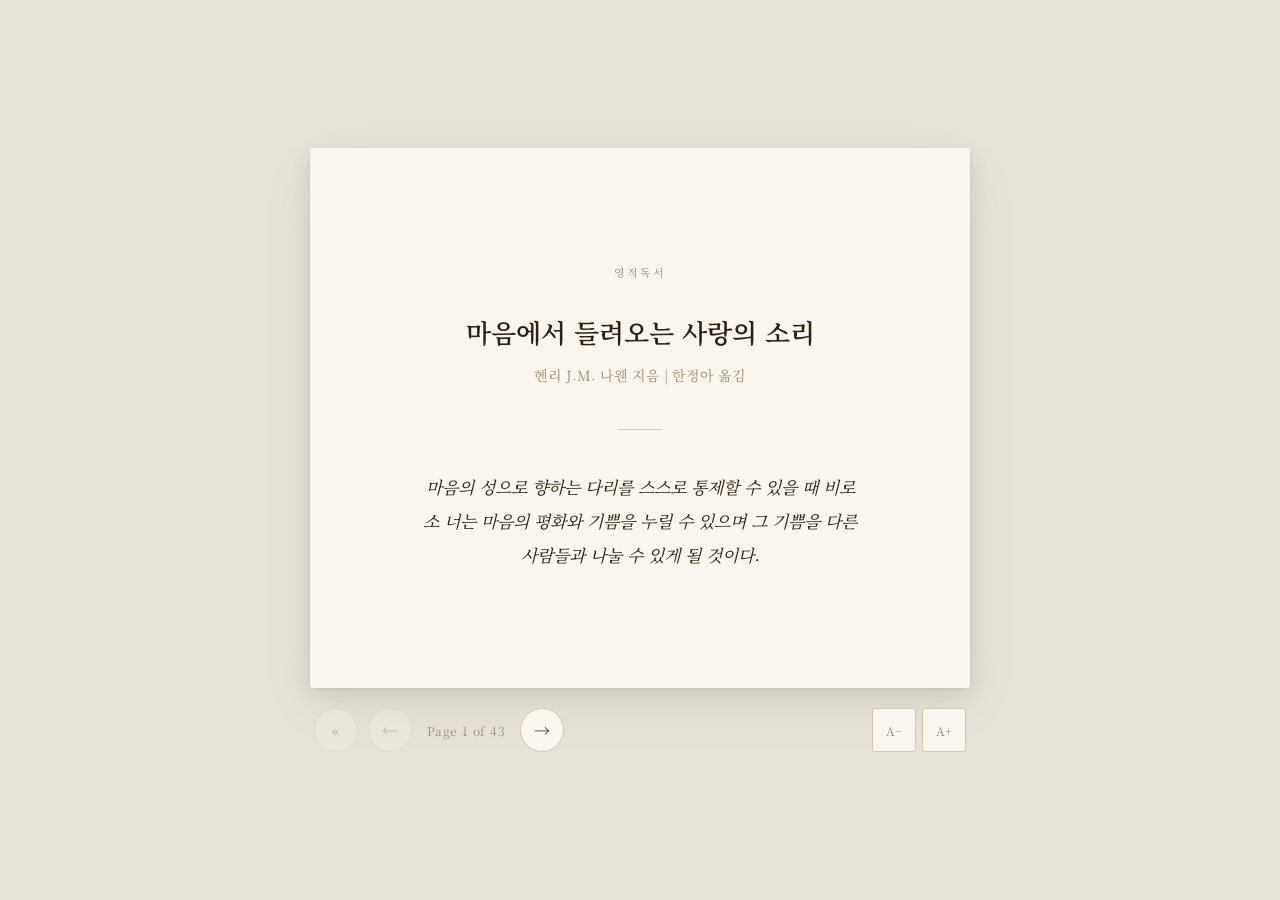
<file: index.html>
<!DOCTYPE html>
<html lang="ko">
<head>
  <meta charset="UTF-8">
  <meta name="viewport" content="width=device-width, initial-scale=1.0">
  <title>마음에서 들려오는 사랑의 소리</title>
  <link rel="preconnect" href="https://fonts.googleapis.com">
  <link rel="preconnect" href="https://fonts.gstatic.com" crossorigin>
  <link href="https://fonts.googleapis.com/css2?family=Noto+Serif+KR:wght@400;600&display=swap" rel="stylesheet">
  <link rel="stylesheet" href="styles.css">
</head>
<body>
  <div class="reader-wrapper">
    <div class="book-card" id="bookCard"></div>
    <div class="tts-controls" id="ttsControls" hidden>
      <button class="btn tts-btn" id="ttsPlayBtn" aria-label="음성으로 듣기" title="재생 / 일시정지">&#9654;</button>
      <button class="btn tts-btn" id="ttsStopBtn" aria-label="음성 정지" title="정지" disabled>&#9632;</button>
    </div>
    <div class="controls">
      <div class="nav-group">
        <button class="btn nav-btn first-btn" id="firstBtn" aria-label="처음으로" title="처음으로 (Home)">&#171;</button>
        <button class="btn nav-btn" id="prevBtn" aria-label="이전 페이지" title="이전 (←)">&#8592;</button>
        <span class="page-indicator" id="pageIndicator"></span>
        <button class="btn nav-btn" id="nextBtn" aria-label="다음 페이지" title="다음 (→)">&#8594;</button>
      </div>
      <div class="font-group">
        <button class="btn size-btn" id="decreaseFont" aria-label="글자 작게" title="글자 작게">A&#8722;</button>
        <button class="btn size-btn" id="increaseFont" aria-label="글자 크게" title="글자 크게">A+</button>
      </div>
    </div>
  </div>
  <audio id="ttsAudio" preload="auto"></audio>

  <script src="script.js"></script>
</body>
</html>
</file>
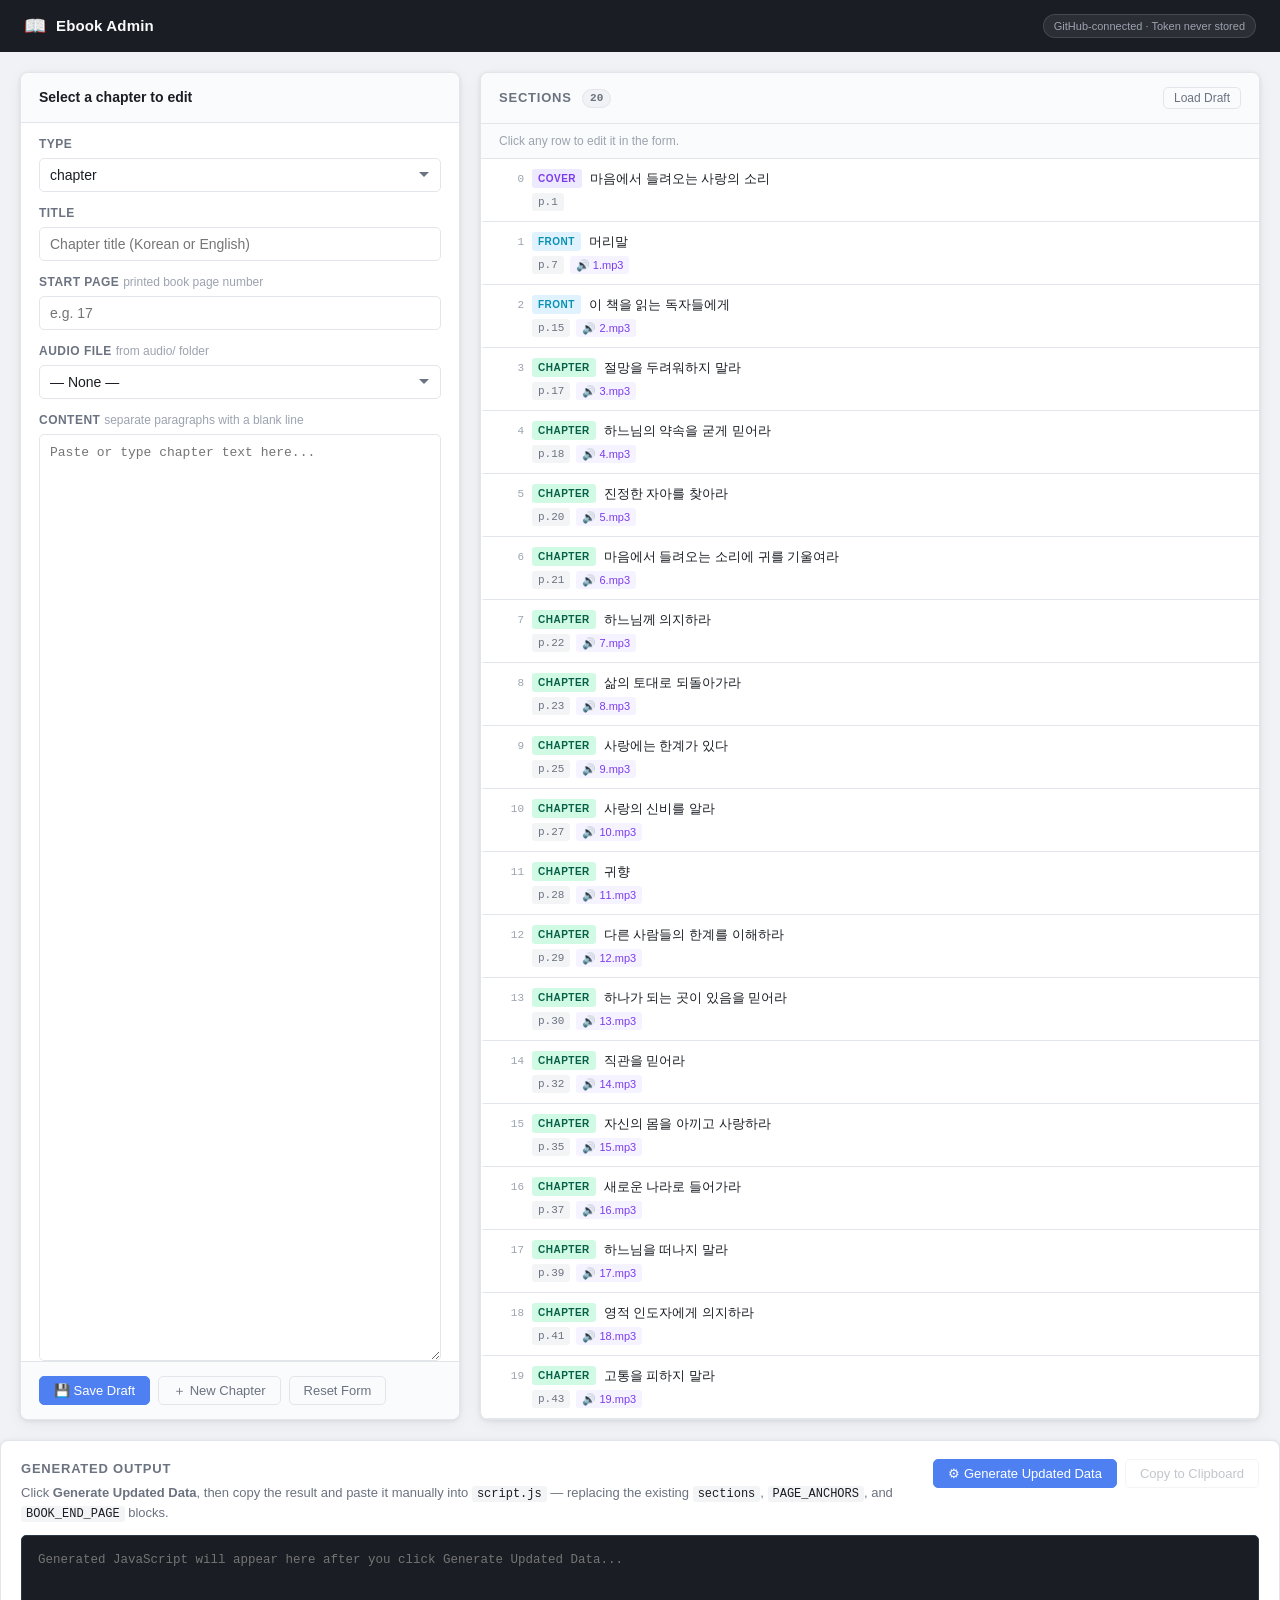
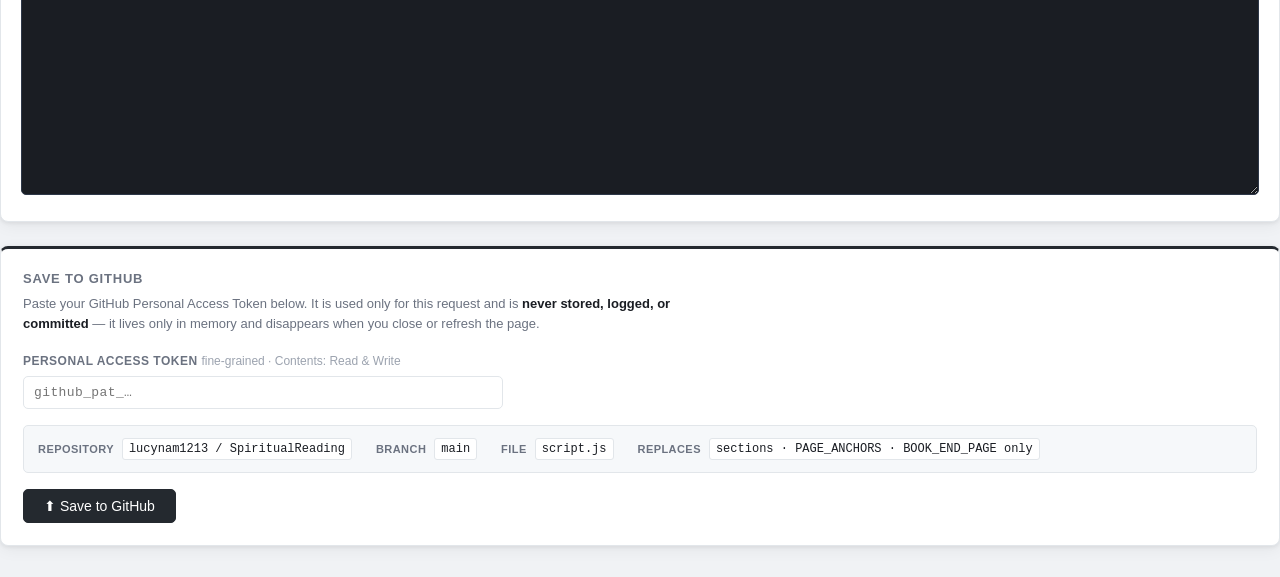
<file: admin.html>
<!DOCTYPE html>
<html lang="en">
<head>
  <meta charset="UTF-8">
  <meta name="viewport" content="width=device-width, initial-scale=1.0">
  <title>Ebook Admin</title>
  <link rel="stylesheet" href="admin.css">
</head>
<body>

  <header class="admin-header">
    <div class="header-left">
      <span class="header-icon">📖</span>
      <span class="header-title">Ebook Admin</span>
    </div>
    <div class="header-badge">GitHub-connected &middot; Token never stored</div>
  </header>

  <div class="admin-body">

    <!-- ── LEFT: Form ───────────────────────────────── -->
    <section class="panel form-panel">

      <div class="panel-header">
        <h2 id="formHeading">Select a chapter</h2>
        <span id="formStatus" class="status-tag" aria-live="polite"></span>
      </div>

      <div class="form-group">
        <label for="fType">Type</label>
        <select id="fType">
          <option value="cover">cover</option>
          <option value="front">front</option>
          <option value="chapter" selected>chapter</option>
        </select>
      </div>

      <div class="form-group">
        <label for="fTitle">Title</label>
        <input type="text" id="fTitle" placeholder="Chapter title (Korean or English)">
      </div>

      <div class="form-group">
        <label for="fStartPage">Start Page <span class="label-hint">printed book page number</span></label>
        <input type="number" id="fStartPage" min="1" placeholder="e.g. 17">
      </div>

      <div class="form-group">
        <label for="fAudio">Audio File <span class="label-hint">from audio/ folder</span></label>
        <select id="fAudio">
          <option value="">— None —</option>
        </select>
      </div>

      <div class="form-group content-group">
        <label for="fContent">Content <span class="label-hint">separate paragraphs with a blank line</span></label>
        <textarea id="fContent" rows="16" placeholder="Paste or type chapter text here..."></textarea>
      </div>

      <div class="form-actions">
        <button class="btn btn-primary" id="btnSaveDraft">💾 Save Draft</button>
        <button class="btn btn-ghost" id="btnAddNew">＋ New Chapter</button>
        <button class="btn btn-ghost" id="btnReset">Reset Form</button>
      </div>

      <div class="draft-info" id="draftInfo" hidden></div>

    </section>

    <!-- ── RIGHT: Chapter list ──────────────────────── -->
    <section class="panel list-panel">

      <div class="panel-header">
        <h2>Sections <span class="count-badge" id="chapterCount">0</span></h2>
        <button class="btn btn-sm" id="btnLoadDraft">Load Draft</button>
      </div>

      <div class="list-hint">Click any row to edit it in the form.</div>
      <div class="chapter-list" id="chapterList"></div>

    </section>

  </div><!-- /.admin-body -->

  <!-- ── OUTPUT ───────────────────────────────────────── -->
  <section class="output-section">

    <div class="output-header">
      <div class="output-header-left">
        <h2>Generated Output</h2>
        <p class="output-hint">
          Click <strong>Generate Updated Data</strong>, then copy the result and
          paste it manually into <code>script.js</code> — replacing the existing
          <code>sections</code>, <code>PAGE_ANCHORS</code>, and <code>BOOK_END_PAGE</code> blocks.
        </p>
      </div>
      <div class="output-actions">
        <button class="btn btn-primary" id="btnGenerate">⚙ Generate Updated Data</button>
        <button class="btn btn-ghost" id="btnCopy" disabled>Copy to Clipboard</button>
      </div>
    </div>

    <textarea id="outputArea" readonly spellcheck="false"
      placeholder="Generated JavaScript will appear here after you click Generate Updated Data..."></textarea>

  </section>

  <!-- ── GITHUB SAVE ──────────────────────────────────────── -->
  <section class="gh-section">

    <div class="gh-header">
      <div class="gh-header-left">
        <h2>Save to GitHub</h2>
        <p class="gh-hint">
          Paste your GitHub Personal Access Token below. It is used only for this
          request and is <strong>never stored, logged, or committed</strong> — it
          lives only in memory and disappears when you close or refresh the page.
        </p>
      </div>
    </div>

    <div class="gh-form">

      <div class="gh-field">
        <label for="ghToken">
          Personal Access Token
          <span class="label-hint">fine-grained · Contents: Read &amp; Write</span>
        </label>
        <input type="password" id="ghToken" placeholder="github_pat_…"
               autocomplete="off" spellcheck="false">
      </div>

      <div class="gh-meta">
        <div class="gh-meta-item">
          <span class="gh-meta-label">Repository</span>
          <code>lucynam1213 / SpiritualReading</code>
        </div>
        <div class="gh-meta-item">
          <span class="gh-meta-label">Branch</span>
          <code>main</code>
        </div>
        <div class="gh-meta-item">
          <span class="gh-meta-label">File</span>
          <code>script.js</code>
        </div>
        <div class="gh-meta-item">
          <span class="gh-meta-label">Replaces</span>
          <code>sections · PAGE_ANCHORS · BOOK_END_PAGE only</code>
        </div>
      </div>

      <div class="gh-actions">
        <button class="btn btn-github" id="btnSaveGitHub">
          ⬆ Save to GitHub
        </button>
      </div>

    </div>

    <div id="ghStatus" class="gh-status" hidden></div>

  </section>

  <!--
    Load ebook data from script.js (READ-ONLY).
    DOM errors caused by missing ebook elements are suppressed;
    the sections[], PAGE_ANCHORS, and BOOK_END_PAGE globals are
    all we need and are defined before any DOM code runs.
  -->
  <script>window.onerror = () => true;</script>
  <script src="script.js"></script>
  <script>window.onerror = null;</script>
  <script src="admin.js"></script>

</body>
</html>
</file>
<file: styles.css>
:root {
  --bg: #e8e3d8;
  --card-bg: #f9f6ef;
  --text: #2a1f10;
  --muted: #9e8c70;
  --accent: #6b4c2a;
  --border: #d4c8ae;
}

*, *::before, *::after {
  box-sizing: border-box;
  margin: 0;
  padding: 0;
}

body {
  background: var(--bg);
  min-height: 100vh;
  display: flex;
  align-items: center;
  justify-content: center;
  padding: 24px 16px;
  font-family: 'Noto Serif KR', 'Nanum Myeongjo', 'Batang', Georgia, serif;
}

.reader-wrapper {
  width: 100%;
  max-width: 660px;
  display: flex;
  flex-direction: column;
  gap: 20px;
}

/* ── TTS floating pill (fixed near the bottom of the viewport) ── */
.tts-controls {
  position: fixed;
  bottom: 24px;
  left: 50%;
  transform: translateX(-50%);
  display: flex;
  align-items: center;
  gap: 8px;
  padding: 6px;
  background: var(--card-bg);
  border: 1px solid var(--border);
  border-radius: 999px;          /* full pill */
  box-shadow:
    0 1px 2px  rgba(0,0,0,0.06),
    0 6px 18px rgba(0,0,0,0.14),
    0 16px 40px rgba(0,0,0,0.06);
  z-index: 50;
}

.tts-controls[hidden] { display: none; }

.tts-btn {
  width: 40px;
  height: 40px;
  min-width: 40px;
  min-height: 40px;
  padding: 0;
  border: none;                  /* pill carries the visible border */
  background: transparent;
  border-radius: 50%;
  font-size: 13px;
  color: var(--accent);
  display: flex;
  align-items: center;
  justify-content: center;
}

.tts-btn:hover:not(:disabled),
.tts-btn:active:not(:disabled),
.tts-btn.is-active {
  background: var(--accent);
  color: #fff;
}

.tts-btn:disabled {
  opacity: 0.32;
  cursor: default;
}

/* Per-chapter play button inside the TOC list */
.toc-tts-btn {
  position: relative;            /* anchor for spinner */
  width: 32px;
  height: 32px;
  border-radius: 50%;
  border: 1px solid var(--border);
  background: transparent;
  color: var(--accent);
  font-family: inherit;
  font-size: 10px;
  cursor: pointer;
  flex-shrink: 0;
  display: flex;
  align-items: center;
  justify-content: center;
  transition: background 0.15s, color 0.15s, border-color 0.15s;
}

.toc-tts-btn:hover,
.toc-tts-btn:active,
.toc-tts-btn.is-active {
  background: var(--accent);
  border-color: var(--accent);
  color: #fff;
}

/* Loading spinner (shown while an API audio is being generated) */
.tts-btn,
.toc-tts-btn { position: relative; }

.tts-btn.is-loading,
.toc-tts-btn.is-loading {
  pointer-events: none;
  color: transparent !important;
}

.tts-btn.is-loading::after,
.toc-tts-btn.is-loading::after {
  content: '';
  position: absolute;
  top: 50%;
  left: 50%;
  width: 14px;
  height: 14px;
  margin: -7px 0 0 -7px;
  border: 2px solid var(--border);
  border-top-color: var(--accent);
  border-radius: 50%;
  animation: tts-spin 0.8s linear infinite;
}

@keyframes tts-spin {
  to { transform: rotate(360deg); }
}

/* Hidden audio element should not affect layout */
#ttsAudio { display: none; }

/* Pulsing dot next to the chapter title that's currently being read */
.chapter-title.is-speaking::before {
  content: '◉';
  color: var(--accent);
  margin-right: 8px;
  font-size: 0.7em;
  animation: tts-pulse 1.4s ease-in-out infinite;
}

/* TOC entry highlight when its chapter is being read */
.toc-entry.is-speaking .toc-entry-title {
  color: var(--accent);
  font-weight: 600;
}

@keyframes tts-pulse {
  0%, 100% { opacity: 1; }
  50%      { opacity: 0.25; }
}

/* Fallback toast (e.g. when no Korean voice is installed) */
.tts-toast {
  position: fixed;
  bottom: 88px;
  left: 50%;
  transform: translateX(-50%);
  background: var(--text);
  color: var(--card-bg);
  padding: 10px 18px;
  border-radius: 4px;
  font-size: 14px;
  max-width: 88%;
  text-align: center;
  z-index: 100;
  box-shadow: 0 4px 14px rgba(0,0,0,0.2);
  animation: tts-toast-fade 3s ease-in-out forwards;
}

@keyframes tts-toast-fade {
  0%        { opacity: 0; transform: translate(-50%, 10px); }
  10%, 80%  { opacity: 1; transform: translate(-50%, 0); }
  100%      { opacity: 0; transform: translate(-50%, -10px); }
}

/* ── Book card ── */
.book-card {
  background: var(--card-bg);
  border-radius: 3px;
  box-shadow:
    0 1px 3px rgba(0,0,0,0.06),
    0 6px 20px rgba(0,0,0,0.09),
    0 20px 60px rgba(0,0,0,0.05);
  min-height: 540px;
  padding: 52px 56px;
  display: flex;
  flex-direction: column;
  transition: opacity 0.2s ease;
}

/* ── Cover page ── */
.book-card.cover {
  align-items: center;
  justify-content: center;
  text-align: center;
}

.cover-genre {
  font-size: 11px;
  letter-spacing: 0.18em;
  color: var(--muted);
  text-transform: uppercase;
  margin-bottom: 32px;
}

.cover-title {
  font-size: 26px;
  font-weight: 600;
  color: var(--text);
  line-height: 1.5;
  margin-bottom: 14px;
}

.cover-author {
  font-size: 14px;
  color: var(--muted);
  margin-bottom: 44px;
}

.cover-divider {
  width: 44px;
  height: 1px;
  background: var(--border);
  margin: 0 auto 40px;
}

.cover-quote {
  font-size: 16px;
  line-height: 2;
  color: var(--text);
  max-width: 440px;
  font-style: italic;
}

/* ── Table of Contents ── */
.toc-header {
  font-size: 16px;
  font-weight: 600;
  color: var(--muted);
  letter-spacing: 0.1em;
  text-align: center;
  padding-bottom: 20px;
  margin-bottom: 16px;
  border-bottom: 1px solid var(--border);
}

.toc-list {
  display: flex;
  flex-direction: column;
}

.toc-entry {
  display: flex;
  align-items: center;
  gap: 10px;
  padding: 9px 0;
  border-bottom: 1px solid transparent;
  cursor: pointer;
  min-height: 44px;
}

.toc-entry:not(:last-child) {
  border-bottom-color: var(--border);
}

.toc-entry:hover .toc-entry-title,
.toc-entry:active .toc-entry-title {
  color: var(--accent);
}

.toc-ch {
  font-size: 10px;
  letter-spacing: 0.08em;
  color: var(--muted);
  width: 40px;
  flex-shrink: 0;
  text-align: right;
}

.toc-entry-title {
  flex: 1;
  font-size: 14px;
  color: var(--text);
  line-height: 1.45;
  transition: color 0.12s;
}

.toc-entry-title.is-front {
  font-style: italic;
  color: var(--muted);
}

.toc-page-num {
  font-size: 12px;
  color: var(--muted);
  flex-shrink: 0;
  font-variant-numeric: tabular-nums;
}

.toc-separator {
  height: 1px;
  background: var(--border);
  margin: 6px 0;
}

/* ── Chapter first page ── */
.book-card.chapter-first .chapter-header {
  text-align: center;
  padding-bottom: 28px;
  margin-bottom: 36px;
  border-bottom: 1px solid var(--border);
}

.chapter-eyebrow {
  font-size: 10px;
  letter-spacing: 0.14em;
  color: var(--muted);
  text-transform: uppercase;
  margin-bottom: 10px;
}

.book-card.chapter-first .chapter-title {
  font-size: 20px;
  font-weight: 600;
  color: var(--text);
  line-height: 1.55;
}

/* ── Continuation page ── */
.book-card.chapter-cont .chapter-header {
  padding-bottom: 14px;
  margin-bottom: 28px;
  border-bottom: 1px solid var(--border);
  display: flex;
  justify-content: flex-end;
}

.book-card.chapter-cont .chapter-title {
  font-size: 11px;
  color: var(--muted);
  letter-spacing: 0.04em;
}

/* ── Page text ── */
.page-text {
  flex: 1;
  line-height: 1.97;
  color: var(--text);
  word-break: keep-all;
  overflow-wrap: break-word;
  /* Prevent text selection on swipe */
  -webkit-user-select: none;
  user-select: none;
}

.page-text p {
  margin-bottom: 1.1em;
}

.page-text p:last-child {
  margin-bottom: 0;
}

/* ── Controls ── */
.controls {
  display: flex;
  align-items: center;
  justify-content: space-between;
  padding: 0 4px;
}

.nav-group {
  display: flex;
  align-items: center;
  gap: 10px;
}

.font-group {
  display: flex;
  gap: 6px;
}

.btn {
  background: var(--card-bg);
  border: 1px solid var(--border);
  color: var(--text);
  cursor: pointer;
  font-family: inherit;
  transition: background 0.15s, border-color 0.15s, color 0.15s;
  /* Minimum tap target on all devices */
  min-height: 44px;
  min-width: 44px;
}

.nav-btn {
  width: 44px;
  height: 44px;
  border-radius: 50%;
  font-size: 16px;
  display: flex;
  align-items: center;
  justify-content: center;
}

.first-btn {
  font-size: 14px;
}

.nav-btn:hover:not(:disabled),
.nav-btn:active:not(:disabled) {
  background: var(--accent);
  border-color: var(--accent);
  color: #fff;
}

.nav-btn:disabled {
  opacity: 0.28;
  cursor: default;
}

.page-indicator {
  font-size: 12px;
  color: var(--muted);
  min-width: 88px;
  text-align: center;
  letter-spacing: 0.04em;
}

.size-btn {
  padding: 0 12px;
  height: 44px;
  border-radius: 3px;
  font-size: 12px;
  color: var(--muted);
  display: flex;
  align-items: center;
  justify-content: center;
}

.size-btn:hover,
.size-btn:active {
  background: var(--border);
  color: var(--text);
}

/* ═══════════════════════════════════════════════════════════
   MOBILE — full-width, true page experience
   ═══════════════════════════════════════════════════════════ */
@media (max-width: 600px) {

  /* Lock the viewport — no body scroll on reading pages */
  body {
    padding: 0;
    height: 100vh;
    height: 100dvh;       /* dynamic viewport (hides browser chrome) */
    overflow: hidden;
    align-items: stretch; /* reader-wrapper fills full width */
  }

  .reader-wrapper {
    max-width: 100%;
    height: 100%;
    gap: 0;
  }

  /* ── Book card: fills remaining height, scrolls internally when text overflows ── */
  .book-card {
    flex: 1;
    min-height: 0;                       /* allow flex to constrain height */
    border-radius: 0;
    box-shadow: none;
    padding: 32px 22px 20px;
    overflow-y: auto;                    /* enlarged text stays reachable */
    -webkit-overflow-scrolling: touch;   /* smooth momentum scroll on iOS */
    overscroll-behavior: contain;        /* don't chain scroll to body */
  }

  /* ── TOC: same scroll behavior, slightly more bottom padding ── */
  .book-card.toc {
    padding-bottom: 8px;
  }

  /* ── Cover: keep centered, no scroll needed ── */
  .book-card.cover {
    padding: 40px 24px;
    justify-content: center;
    overflow: hidden;
  }

  /* ── TTS pill on mobile: above the 60 px fixed page-nav, with
        larger buttons that meet the iOS 44 × 44 tap-target guideline. */
  .tts-controls {
    bottom: 76px;                /* 60 px page-nav + 16 px gap */
    padding: 8px;
    gap: 10px;
  }

  .tts-btn {
    width: 44px;
    height: 44px;
    min-width: 44px;
    min-height: 44px;
    font-size: 14px;
  }

  /* Reserve room at the bottom of reading pages so the floating pill
     never covers the last lines of text once the content scrolls. */
  .book-card.chapter-first,
  .book-card.chapter-cont {
    padding-bottom: 80px;
  }

  .toc-tts-btn {
    width: 30px;
    height: 30px;
  }

  .cover-genre {
    margin-bottom: 24px;
  }

  .cover-title {
    font-size: 22px;
  }

  .cover-author {
    font-size: 13px;
    margin-bottom: 32px;
  }

  .cover-divider {
    margin-bottom: 28px;
  }

  .cover-quote {
    font-size: 15px;
    max-width: 100%;
    line-height: 1.9;
  }

  /* ── Chapter first page ── */
  .book-card.chapter-first .chapter-header {
    padding-bottom: 20px;
    margin-bottom: 24px;
  }

  .book-card.chapter-first .chapter-title {
    font-size: 18px;
  }

  /* ── Chapter continuation ── */
  .book-card.chapter-cont .chapter-header {
    padding-bottom: 12px;
    margin-bottom: 20px;
  }

  /* ── TOC entries ── */
  .toc-header {
    font-size: 14px;
    padding-bottom: 16px;
    margin-bottom: 12px;
  }

  .toc-entry {
    padding: 10px 0;
    min-height: 48px;     /* generous touch target in list */
  }

  .toc-entry-title {
    font-size: 13px;
  }

  .toc-ch {
    width: 34px;
    font-size: 9px;
  }

  /* ── Controls bar: fixed-height strip at the bottom ── */
  .controls {
    flex-direction: row;  /* always stay in one row on mobile */
    flex-shrink: 0;
    height: 60px;
    padding: 0 16px;
    background: var(--card-bg);
    border-top: 1px solid var(--border);
    box-shadow: 0 -2px 8px rgba(0,0,0,0.05);
  }

  .nav-group {
    gap: 6px;
  }

  .page-indicator {
    min-width: 68px;
    font-size: 11px;
  }

  .nav-btn {
    width: 44px;
    height: 44px;
    font-size: 17px;
  }

  .size-btn {
    padding: 0 12px;
    font-size: 12px;
  }

  .font-group {
    gap: 4px;
  }
}
</file>
<file: admin.css>
/* ============================================================
   EBOOK ADMIN — admin.css
   Standalone admin styles. Does NOT affect index.html or styles.css.
   ============================================================ */

*, *::before, *::after { box-sizing: border-box; margin: 0; padding: 0; }

:root {
  --bg:           #f0f2f5;
  --surface:      #ffffff;
  --border:       #e2e6ea;
  --border-focus: #4f80f1;
  --text:         #1a1d23;
  --text-muted:   #6b7280;
  --text-hint:    #9ca3af;
  --primary:      #4f80f1;
  --primary-dark: #3a6ce0;
  --danger:       #ef4444;
  --success:      #16a34a;
  --tag-cover:    #7c3aed;
  --tag-front:    #0891b2;
  --tag-chapter:  #065f46;
  --row-hover:    #f8fafc;
  --row-selected: #eff6ff;
  --row-sel-border: #4f80f1;
  --header-bg:    #1a1d23;
  --header-text:  #f9fafb;
  --radius:       8px;
  --radius-sm:    5px;
  --shadow:       0 1px 4px rgba(0,0,0,.08), 0 4px 16px rgba(0,0,0,.05);
  --font:         -apple-system, BlinkMacSystemFont, 'Segoe UI', Helvetica, Arial, sans-serif;
  --mono:         'SF Mono', 'Fira Code', 'Cascadia Code', Consolas, monospace;
}

body {
  font-family: var(--font);
  font-size: 14px;
  background: var(--bg);
  color: var(--text);
  min-height: 100vh;
  line-height: 1.5;
}

/* ── Header ──────────────────────────────────────────────── */

.admin-header {
  display: flex;
  align-items: center;
  justify-content: space-between;
  padding: 0 24px;
  height: 52px;
  background: var(--header-bg);
  color: var(--header-text);
  position: sticky;
  top: 0;
  z-index: 100;
}

.header-left {
  display: flex;
  align-items: center;
  gap: 10px;
}

.header-icon { font-size: 18px; }

.header-title {
  font-size: 15px;
  font-weight: 600;
  letter-spacing: .01em;
}

.header-badge {
  font-size: 11px;
  color: #9ca3af;
  background: rgba(255,255,255,.08);
  border: 1px solid rgba(255,255,255,.12);
  border-radius: 20px;
  padding: 3px 10px;
}

/* ── Main two-column layout ──────────────────────────────── */

.admin-body {
  display: grid;
  grid-template-columns: 440px 1fr;
  gap: 20px;
  padding: 20px;
  max-width: 1400px;
  margin: 0 auto;
}

/* ── Panels ──────────────────────────────────────────────── */

.panel {
  background: var(--surface);
  border: 1px solid var(--border);
  border-radius: var(--radius);
  box-shadow: var(--shadow);
  display: flex;
  flex-direction: column;
  overflow: hidden;
}

.panel-header {
  display: flex;
  align-items: center;
  justify-content: space-between;
  padding: 14px 18px;
  border-bottom: 1px solid var(--border);
  background: #fafbfc;
  flex-shrink: 0;
}

.panel-header h2 {
  font-size: 13px;
  font-weight: 600;
  text-transform: uppercase;
  letter-spacing: .06em;
  color: var(--text-muted);
}

/* ── Form panel ──────────────────────────────────────────── */

.form-panel {
  padding-bottom: 0;
}

.form-panel .panel-header {
  padding: 14px 18px;
}

#formHeading {
  font-size: 14px;
  font-weight: 600;
  text-transform: none;
  letter-spacing: 0;
  color: var(--text);
}

.form-group {
  padding: 12px 18px 0;
}

.form-group:last-of-type {
  padding-bottom: 0;
}

.content-group {
  flex: 1;
  display: flex;
  flex-direction: column;
}

label {
  display: block;
  font-size: 12px;
  font-weight: 600;
  color: var(--text-muted);
  margin-bottom: 5px;
  text-transform: uppercase;
  letter-spacing: .04em;
}

.label-hint {
  font-weight: 400;
  text-transform: none;
  letter-spacing: 0;
  color: var(--text-hint);
}

input[type="text"],
input[type="number"],
select,
textarea {
  width: 100%;
  padding: 8px 10px;
  font-family: var(--font);
  font-size: 14px;
  color: var(--text);
  background: #fff;
  border: 1px solid var(--border);
  border-radius: var(--radius-sm);
  outline: none;
  transition: border-color .15s;
  appearance: none;
}

input[type="text"]:focus,
input[type="number"]:focus,
select:focus,
textarea:focus {
  border-color: var(--border-focus);
  box-shadow: 0 0 0 3px rgba(79,128,241,.12);
}

select {
  background-image: url("data:image/svg+xml,%3Csvg xmlns='http://www.w3.org/2000/svg' width='12' height='8' viewBox='0 0 12 8'%3E%3Cpath fill='%236b7280' d='M1 1l5 5 5-5'/%3E%3C/svg%3E");
  background-repeat: no-repeat;
  background-position: right 10px center;
  padding-right: 28px;
  cursor: pointer;
}

textarea {
  resize: vertical;
  font-family: var(--mono);
  font-size: 13px;
  line-height: 1.6;
  min-height: 220px;
}

.content-group textarea {
  flex: 1;
}

/* ── Form actions ────────────────────────────────────────── */

.form-actions {
  display: flex;
  gap: 8px;
  padding: 14px 18px;
  border-top: 1px solid var(--border);
  background: #fafbfc;
  flex-shrink: 0;
  flex-wrap: wrap;
}

.draft-info {
  padding: 8px 18px;
  font-size: 12px;
  color: var(--text-muted);
  background: #f0fdf4;
  border-top: 1px solid #bbf7d0;
}

/* ── Status tag ──────────────────────────────────────────── */

.status-tag {
  font-size: 12px;
  padding: 3px 9px;
  border-radius: 20px;
  font-weight: 500;
}

.status-ok {
  background: #f0fdf4;
  color: var(--success);
  border: 1px solid #bbf7d0;
}

.status-err {
  background: #fef2f2;
  color: var(--danger);
  border: 1px solid #fecaca;
}

/* ── Buttons ─────────────────────────────────────────────── */

.btn {
  display: inline-flex;
  align-items: center;
  gap: 5px;
  padding: 7px 14px;
  font-family: var(--font);
  font-size: 13px;
  font-weight: 500;
  border-radius: var(--radius-sm);
  border: 1px solid transparent;
  cursor: pointer;
  transition: background .12s, border-color .12s, opacity .12s;
  white-space: nowrap;
  line-height: 1;
}

.btn-primary {
  background: var(--primary);
  color: #fff;
  border-color: var(--primary);
}
.btn-primary:hover { background: var(--primary-dark); border-color: var(--primary-dark); }

.btn-ghost {
  background: transparent;
  color: var(--text-muted);
  border-color: var(--border);
}
.btn-ghost:hover { background: var(--bg); color: var(--text); }

.btn-sm {
  padding: 4px 10px;
  font-size: 12px;
  background: transparent;
  color: var(--text-muted);
  border: 1px solid var(--border);
  border-radius: var(--radius-sm);
}
.btn-sm:hover { background: var(--bg); }

.btn:disabled {
  opacity: .4;
  cursor: not-allowed;
}

.btn-github {
  background: #24292f;
  color: #fff;
  border-color: #24292f;
  font-size: 14px;
  padding: 9px 20px;
}
.btn-github:hover:not(:disabled) { background: #3a4046; border-color: #3a4046; }
.btn-github:disabled { opacity: .4; }

/* ── Chapter list panel ──────────────────────────────────── */

.list-panel {
  min-height: 0;
}

.list-hint {
  padding: 8px 18px;
  font-size: 12px;
  color: var(--text-hint);
  border-bottom: 1px solid var(--border);
  background: #fafbfc;
  flex-shrink: 0;
}

.chapter-list {
  flex: 1;
  overflow-y: auto;
}

.chapter-row {
  display: flex;
  flex-direction: column;
  gap: 4px;
  padding: 10px 18px;
  border-bottom: 1px solid var(--border);
  cursor: pointer;
  transition: background .1s;
  border-left: 3px solid transparent;
}

.chapter-row:hover    { background: var(--row-hover); }
.chapter-row.selected {
  background: var(--row-selected);
  border-left-color: var(--row-sel-border);
}

.row-main {
  display: flex;
  align-items: center;
  gap: 8px;
  min-width: 0;
}

.row-index {
  font-size: 11px;
  color: var(--text-hint);
  font-family: var(--mono);
  min-width: 22px;
  text-align: right;
  flex-shrink: 0;
}

.row-title {
  font-size: 13px;
  font-weight: 500;
  overflow: hidden;
  text-overflow: ellipsis;
  white-space: nowrap;
  flex: 1;
}

.row-meta {
  display: flex;
  align-items: center;
  gap: 6px;
  margin-left: 30px;
}

/* ── Type / page / audio tags ────────────────────────────── */

.type-tag {
  font-size: 10px;
  font-weight: 600;
  text-transform: uppercase;
  letter-spacing: .05em;
  padding: 2px 6px;
  border-radius: 3px;
  flex-shrink: 0;
}

.type-cover   { background: #ede9fe; color: var(--tag-cover); }
.type-front   { background: #e0f2fe; color: var(--tag-front); }
.type-chapter { background: #d1fae5; color: var(--tag-chapter); }

.page-tag {
  font-size: 11px;
  color: var(--text-muted);
  background: #f3f4f6;
  padding: 1px 6px;
  border-radius: 3px;
  font-family: var(--mono);
}

.audio-tag {
  font-size: 11px;
  color: #7c3aed;
  background: #f5f3ff;
  padding: 1px 6px;
  border-radius: 3px;
}

.count-badge {
  display: inline-block;
  background: var(--bg);
  border: 1px solid var(--border);
  border-radius: 10px;
  font-size: 11px;
  font-weight: 600;
  color: var(--text-muted);
  padding: 0 7px;
  margin-left: 6px;
  font-family: var(--mono);
  text-transform: none;
  letter-spacing: 0;
  vertical-align: middle;
}

/* ── Output section ──────────────────────────────────────── */

.output-section {
  background: var(--surface);
  border: 1px solid var(--border);
  border-radius: var(--radius);
  box-shadow: var(--shadow);
  margin: 0 20px 24px;
  max-width: calc(1400px - 40px);
  margin-left: auto;
  margin-right: auto;
  padding: 18px 20px 20px;
}

.output-header {
  display: flex;
  align-items: flex-start;
  justify-content: space-between;
  gap: 16px;
  margin-bottom: 12px;
}

.output-header-left h2 {
  font-size: 13px;
  font-weight: 600;
  text-transform: uppercase;
  letter-spacing: .06em;
  color: var(--text-muted);
  margin-bottom: 4px;
}

.output-hint {
  font-size: 13px;
  color: var(--text-muted);
  line-height: 1.5;
}

.output-hint code {
  font-family: var(--mono);
  font-size: 12px;
  background: #f3f4f6;
  padding: 1px 5px;
  border-radius: 3px;
  color: var(--text);
}

.output-actions {
  display: flex;
  gap: 8px;
  flex-shrink: 0;
}

#outputArea {
  width: 100%;
  min-height: 260px;
  font-family: var(--mono);
  font-size: 12.5px;
  line-height: 1.65;
  background: #1a1d23;
  color: #e2e8f0;
  border: 1px solid #2d3748;
  border-radius: var(--radius-sm);
  padding: 14px 16px;
  resize: vertical;
  cursor: default;
}

/* ── GitHub save section ─────────────────────────────────── */

.gh-section {
  background: var(--surface);
  border: 1px solid var(--border);
  border-top: 3px solid #24292f;
  border-radius: var(--radius);
  box-shadow: var(--shadow);
  margin: 0 20px 32px;
  max-width: calc(1400px - 40px);
  margin-left: auto;
  margin-right: auto;
  padding: 20px 22px 22px;
}

.gh-header {
  margin-bottom: 18px;
}

.gh-header h2 {
  font-size: 13px;
  font-weight: 600;
  text-transform: uppercase;
  letter-spacing: .06em;
  color: var(--text-muted);
  margin-bottom: 6px;
}

.gh-hint {
  font-size: 13px;
  color: var(--text-muted);
  line-height: 1.55;
  max-width: 680px;
}

.gh-hint strong { color: var(--text); }

.gh-form {
  display: flex;
  flex-direction: column;
  gap: 16px;
}

.gh-field label {
  display: block;
  font-size: 12px;
  font-weight: 600;
  color: var(--text-muted);
  margin-bottom: 6px;
  text-transform: uppercase;
  letter-spacing: .04em;
}

.gh-field input {
  width: 100%;
  max-width: 480px;
  padding: 8px 10px;
  font-family: var(--mono);
  font-size: 13px;
  color: var(--text);
  background: #fff;
  border: 1px solid var(--border);
  border-radius: var(--radius-sm);
  outline: none;
  transition: border-color .15s;
  letter-spacing: .03em;
}

.gh-field input:focus {
  border-color: #24292f;
  box-shadow: 0 0 0 3px rgba(36,41,47,.1);
}

.gh-meta {
  display: flex;
  flex-wrap: wrap;
  gap: 8px 24px;
  padding: 12px 14px;
  background: #f6f8fa;
  border: 1px solid var(--border);
  border-radius: var(--radius-sm);
}

.gh-meta-item {
  display: flex;
  align-items: center;
  gap: 8px;
  font-size: 12px;
}

.gh-meta-label {
  color: var(--text-muted);
  font-weight: 600;
  text-transform: uppercase;
  letter-spacing: .04em;
  font-size: 11px;
}

.gh-meta code {
  font-family: var(--mono);
  font-size: 12px;
  background: #fff;
  border: 1px solid var(--border);
  border-radius: 3px;
  padding: 1px 6px;
  color: var(--text);
}

.gh-actions {
  display: flex;
  align-items: center;
  gap: 12px;
}

/* GitHub status messages */
.gh-status {
  margin-top: 14px;
  padding: 11px 14px;
  border-radius: var(--radius-sm);
  font-size: 13px;
  line-height: 1.5;
  border: 1px solid transparent;
}

.gh-status.gh-ok {
  background: #f0fdf4;
  border-color: #bbf7d0;
  color: #166534;
}

.gh-status.gh-err {
  background: #fef2f2;
  border-color: #fecaca;
  color: #991b1b;
}

.gh-status.gh-loading {
  background: #eff6ff;
  border-color: #bfdbfe;
  color: #1e40af;
}

.gh-status a {
  color: inherit;
  font-weight: 600;
  text-underline-offset: 2px;
}

/* ── Responsive ──────────────────────────────────────────── */

@media (max-width: 860px) {
  .admin-body {
    grid-template-columns: 1fr;
  }
  .list-panel {
    max-height: 360px;
  }
}
</file>
